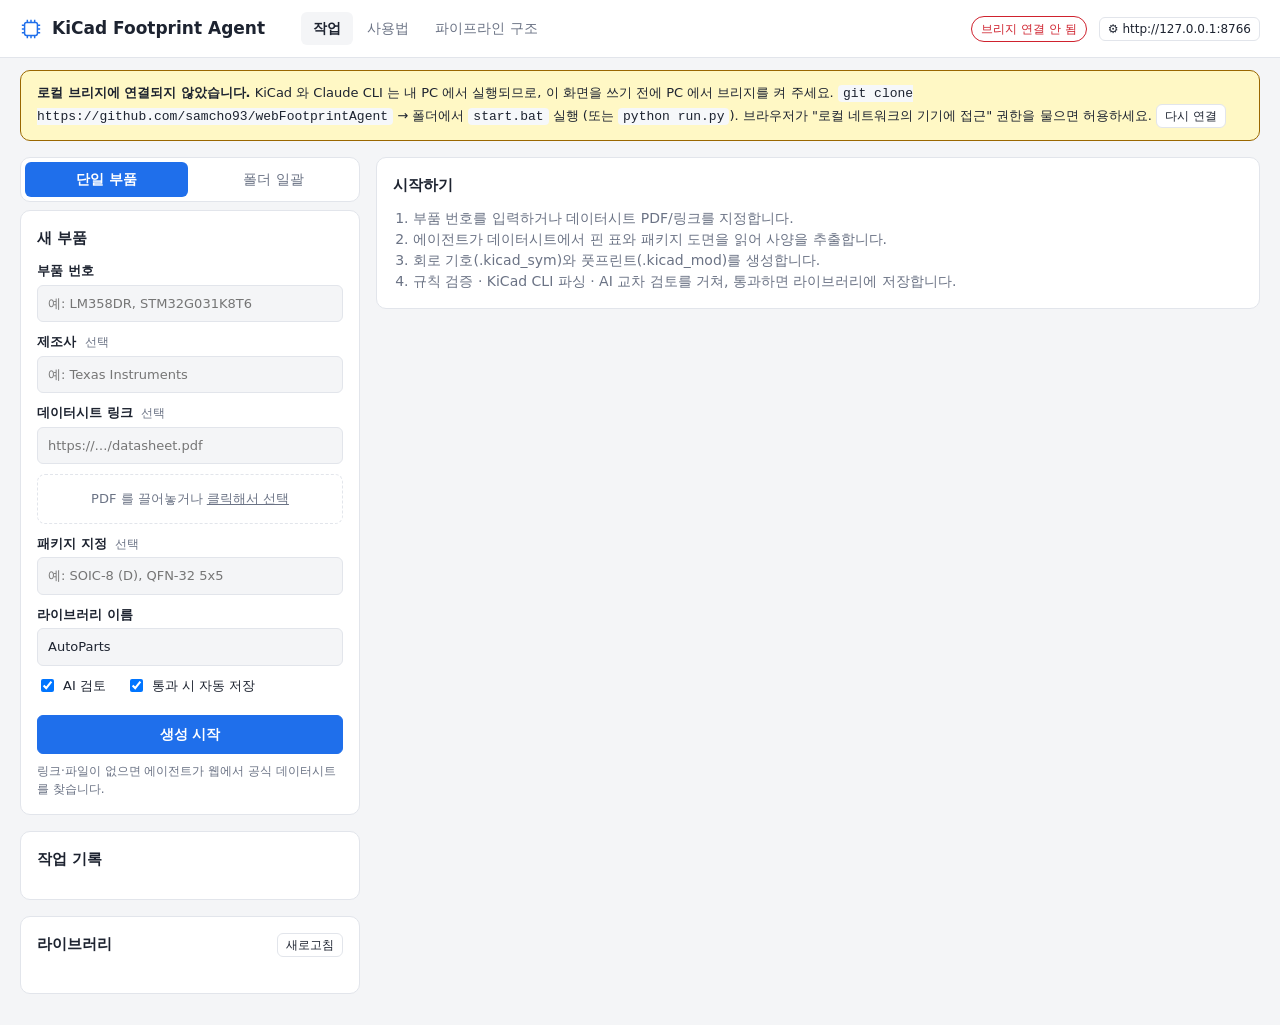
<file: static/index.html>
<!doctype html>
<html lang="ko">
<head>
<meta charset="utf-8">
<meta name="viewport" content="width=device-width, initial-scale=1">
<title>KiCad Footprint Agent</title>
<link rel="stylesheet" href="style.css">
</head>
<body>
<header>
  <div class="brand">
    <svg viewBox="0 0 24 24" width="22" height="22" aria-hidden="true"><rect x="5" y="5" width="14" height="14" rx="2" fill="none" stroke="currentColor" stroke-width="1.6"/><path d="M8 2v3M12 2v3M16 2v3M8 19v3M12 19v3M16 19v3M2 8h3M2 12h3M2 16h3M19 8h3M19 12h3M19 16h3" stroke="currentColor" stroke-width="1.6"/></svg>
    <h1>KiCad Footprint Agent</h1>
  </div>
  <nav class="menu" id="menu">
    <button data-view="work" class="on">작업</button>
    <button data-view="help">사용법</button>
    <button data-view="pipe">파이프라인 구조</button>
  </nav>
  <div id="status" class="chips"></div>
  <button id="bridgeBtn" class="ghost small" type="button" title="로컬 브리지 주소 설정">⚙ <span id="bridgeUrlText"></span></button>
</header>

<div id="bridgeDown" class="banner" hidden>
  <b>로컬 브리지에 연결되지 않았습니다.</b>
  KiCad 와 Claude CLI 는 내 PC 에서 실행되므로, 이 화면을 쓰기 전에 PC 에서 브리지를 켜 주세요.
  <code>git clone https://github.com/samcho93/webFootprintAgent</code> → 폴더에서 <code>start.bat</code> 실행 (또는 <code>python run.py</code>).
  브라우저가 "로컬 네트워크의 기기에 접근" 권한을 물으면 허용하세요.
  <button id="retryBtn" class="small" type="button">다시 연결</button>
</div>
<div id="envWarn" class="banner" hidden></div>

<main id="view-work">
  <aside>
    <nav class="modes-tab">
      <button type="button" data-mode="single" class="on">단일 부품</button>
      <button type="button" data-mode="batch">폴더 일괄</button>
    </nav>
    <form id="form" class="card">
      <h2>새 부품</h2>
      <label>부품 번호 <input name="part_number" placeholder="예: LM358DR, STM32G031K8T6"></label>
      <label>제조사 <span class="opt">선택</span><input name="manufacturer" placeholder="예: Texas Instruments"></label>
      <label>데이터시트 링크 <span class="opt">선택</span><input name="datasheet_url" placeholder="https://…/datasheet.pdf"></label>
      <div id="drop" class="drop">
        <input type="file" name="file" id="file" accept="application/pdf" hidden>
        <span id="dropText">PDF 를 끌어놓거나 <u>클릭해서 선택</u></span>
      </div>
      <label>패키지 지정 <span class="opt">선택</span><input name="package_hint" placeholder="예: SOIC-8 (D), QFN-32 5x5"></label>
      <label>라이브러리 이름 <input name="lib_name" value="AutoParts"></label>
      <div class="row">
        <label class="check"><input type="checkbox" name="ai_review" checked> AI 검토</label>
        <label class="check"><input type="checkbox" name="auto_save" checked> 통과 시 자동 저장</label>
      </div>
      <button type="submit" class="primary">생성 시작</button>
      <p class="hint">링크·파일이 없으면 에이전트가 웹에서 공식 데이터시트를 찾습니다.</p>
    </form>

    <div id="batchForm" class="card" hidden>
      <h2>폴더 일괄 생성</h2>
      <label>데이터시트 폴더
        <div class="inrow"><input id="bFolder" placeholder="예: D:\Datasheets"><button id="bBrowse" type="button" class="ghost">찾아보기</button></div>
      </label>
      <div id="bBrowser" class="browser" hidden></div>
      <div class="row">
        <label class="check"><input type="checkbox" id="bRecursive"> 하위 폴더 포함</label>
        <button id="bScan" type="button" class="ghost">PDF 찾기</button>
      </div>
      <div id="bFiles" class="filelist" hidden></div>
      <label>라이브러리 이름 <input id="bLib" value="AutoParts"></label>
      <div class="row">
        <label class="check"><input type="checkbox" id="bAi" checked> AI 검토</label>
        <label class="check"><input type="checkbox" id="bSave" checked> 통과 시 자동 저장</label>
      </div>
      <div class="row">
        <label class="check"><input type="checkbox" id="bSkip" checked> 이미 저장된 데이터시트 건너뛰기</label>
      </div>
      <div class="row">
        <label class="check">동시 처리
          <select id="bParallel"><option>1</option><option selected>2</option><option>3</option></select></label>
      </div>
      <button id="bStart" type="button" class="primary" disabled>일괄 생성 시작</button>
      <p class="hint">폴더의 PDF 마다 추출 → 생성 → 검증 → AI 검토 → 저장을 차례로 실행합니다. 파일 이름은 부품 번호 단서로만 쓰고, 실제 부품 · 패키지는 데이터시트 내용으로 판단합니다.</p>
    </div>

    <div class="card">
      <h2>작업 기록</h2>
      <ul id="batches" class="list"></ul>
      <ul id="jobs" class="list"></ul>
    </div>
    <div class="card">
      <h2>라이브러리 <button id="refreshLib" class="ghost small" type="button">새로고침</button></h2>
      <ul id="lib" class="list"></ul>
      <p id="libDir" class="hint"></p>
    </div>
  </aside>

  <section id="main">
    <div id="empty" class="card empty">
      <h2>시작하기</h2>
      <ol>
        <li>부품 번호를 입력하거나 데이터시트 PDF/링크를 지정합니다.</li>
        <li>에이전트가 데이터시트에서 핀 표와 패키지 도면을 읽어 사양을 추출합니다.</li>
        <li>회로 기호(.kicad_sym)와 풋프린트(.kicad_mod)를 생성합니다.</li>
        <li>규칙 검증 · KiCad CLI 파싱 · AI 교차 검토를 거쳐, 통과하면 라이브러리에 저장합니다.</li>
      </ol>
    </div>

    <div id="batchView" class="card" hidden>
      <div class="jobhead">
        <div><h2 id="bTitle">폴더 일괄 생성</h2><span id="bState" class="badge"></span></div>
        <div class="actions"><button id="bStop" type="button" class="ghost">중지</button></div>
      </div>
      <p id="bFolderText" class="hint"></p>
      <div class="progress"><div id="bBar"></div></div>
      <div id="bCounts" class="counts"></div>
      <div class="tablewrap"><table id="bTable"></table></div>
      <p class="hint">행을 누르면 그 부품의 결과(미리보기 · 검증 · AI 검토)가 아래에 열립니다.</p>
    </div>

    <div id="jobView" hidden>
      <div class="card">
        <div class="jobhead">
          <div><h2 id="jobTitle">—</h2><span id="jobState" class="badge"></span></div>
          <div class="actions">
            <a id="dlSym" class="ghost btn" href="#">.kicad_sym</a>
            <a id="dlFp" class="ghost btn" href="#">.kicad_mod</a>
            <button id="saveBtn" class="primary" type="button">라이브러리에 저장</button>
          </div>
        </div>
        <ol id="stages" class="stages">
          <li data-s="acquire">자료 확보</li><li data-s="extract">추출</li><li data-s="generate">생성</li>
          <li data-s="verify">검증</li><li data-s="review">AI 검토</li><li data-s="save">저장</li>
        </ol>
        <details id="logBox" open><summary>진행 로그</summary><div id="log" class="log"></div></details>
      </div>

      <div id="resultBox" class="card" hidden>
        <nav class="tabs">
          <button data-tab="preview" class="on">미리보기</button>
          <button data-tab="pins">핀</button>
          <button data-tab="pads">패드</button>
          <button data-tab="checks">검증</button>
          <button data-tab="review">AI 검토</button>
          <button data-tab="edit">사양 편집</button>
        </nav>
        <div data-pane="preview" class="pane on">
          <div class="previews">
            <figure><figcaption>회로 기호 <span id="symName"></span></figcaption><div id="symSvg" class="svgbox"></div></figure>
            <figure><figcaption>풋프린트 <span id="fpName"></span></figcaption><div id="fpSvg" class="svgbox"></div></figure>
          </div>
          <label class="check"><input type="checkbox" id="kicadView"> KiCad CLI 렌더링으로 보기</label>
          <div id="landNotes" class="hint"></div>
        </div>
        <div data-pane="pins" class="pane"><div id="pinsTable" class="tablewrap"></div></div>
        <div data-pane="pads" class="pane"><div id="pkgInfo"></div><div id="padsTable" class="tablewrap"></div></div>
        <div data-pane="checks" class="pane"><ul id="checks" class="checks"></ul><pre id="kicadLog" class="hint"></pre></div>
        <div data-pane="review" class="pane"><div id="review"></div></div>
        <div data-pane="edit" class="pane">
          <p class="hint">추출된 사양(JSON)을 직접 고친 뒤 즉시 재생성하거나 AI 검토를 다시 돌릴 수 있습니다. 단위: mm.</p>
          <textarea id="specEdit" spellcheck="false"></textarea>
          <div class="row">
            <button id="previewBtn" type="button" class="ghost">즉시 재생성 (AI 없이)</button>
            <button id="rerunBtn" type="button" class="primary">재생성 + AI 검토</button>
            <span id="editMsg" class="hint"></span>
          </div>
        </div>
      </div>
    </div>
  </section>
</main>
<main id="view-help" class="doc" hidden>
  <div class="card">
    <h2>사용법 <button type="button" class="ghost small" data-scroll="changelog">개발 · 수정 이력 ↓</button></h2>
    <h3>1. 준비</h3>
    <ul>
      <li><b>Claude 연결 (둘 중 하나)</b>
        <ul>
          <li><b>Claude Code CLI</b> — API 키 없이 사용합니다. <code>npm i -g @anthropic-ai/claude-code</code> 설치 후 터미널에서 <code>claude</code> 를 한 번 실행해 로그인하면, 서버가 <code>claude -p</code> 를 헤드리스로 실행해 데이터시트 읽기(Read)·웹 검색(WebSearch/WebFetch)을 합니다. 상단 칩이 <span class="chip ok">Claude CLI 연결</span> 로 표시됩니다.</li>
          <li><b>Anthropic API 키</b> — 프로젝트 폴더의 <code>.env</code> 에 <code>ANTHROPIC_API_KEY=…</code> 를 넣으면 API 로 직접 호출합니다 (키가 있으면 API 우선). <code>FP_AGENT_BACKEND=cli</code> 로 CLI 를 강제할 수 있습니다.</li>
        </ul></li>
      <li><b>KiCad 9</b> — 설치되어 있으면 <code>kicad-cli</code> 를 자동으로 찾아 생성 파일이 실제로 KiCad 에서 열리는지 검증합니다. 경로가 다르면 <code>KICAD_CLI</code> 환경변수로 지정합니다.</li>
    </ul>
    <h3>2. 부품 만들기 — 세 가지 입력 방법</h3>
    <div class="modes">
      <div><b>① PDF 업로드</b><p>데이터시트 PDF 를 끌어놓습니다. 가장 확실한 방법입니다.</p></div>
      <div><b>② 데이터시트 링크</b><p>PDF 주소(또는 PDF 링크가 있는 페이지)를 붙여넣으면 서버가 내려받습니다.</p></div>
      <div><b>③ 부품 번호만</b><p>링크·파일이 없으면 에이전트가 웹 검색으로 제조사 공식 데이터시트를 찾아 내려받습니다.</p></div>
    </div>
    <ul>
      <li><b>패키지 지정</b> — 한 데이터시트에 여러 패키지(SOIC/TSSOP/QFN 등)가 있으면 원하는 것을 적어 주세요. 비우면 부품 번호의 주문 코드로 판단합니다.</li>
      <li><b>AI 검토</b> — 끄면 추출 결과로 바로 생성·규칙 검증만 합니다 (빠르지만 교차 검토 없음).</li>
      <li><b>통과 시 자동 저장</b> — 규칙 검증 · KiCad 파싱 · AI 검토를 모두 통과하면 라이브러리에 바로 저장합니다.</li>
    </ul>
    <h3>2-1. 폴더 일괄 생성</h3>
    <p>데이터시트 PDF 가 모여 있는 폴더를 지정해 한 번에 만듭니다. 왼쪽 위 <b>폴더 일괄</b> 을 누르세요.</p>
    <ol>
      <li><b>폴더 지정</b> — 경로를 붙여넣거나 <b>찾아보기</b> 로 내 PC 의 폴더를 고릅니다 (브리지가 이 PC 의 폴더 목록을 보여 줍니다). 필요하면 <b>하위 폴더 포함</b>.</li>
      <li><b>PDF 찾기</b> — 폴더의 PDF 목록이 나옵니다. 이미 라이브러리에 저장된 데이터시트(파일 내용 SHA-1 이 같은 것)는 초록 표시와 함께 선택이 풀려 있습니다. 만들 파일만 체크합니다.</li>
      <li><b>옵션</b> — 라이브러리 이름, AI 검토, 통과 시 자동 저장, 이미 저장된 데이터시트 건너뛰기, <b>동시 처리</b>(1~3개, Claude 사용량과 PC 성능에 맞춰 조절).</li>
      <li><b>일괄 생성 시작</b> — 오른쪽 진행 표에서 파일별 단계 · 결과(저장됨 / 검토 필요 / 실패 / 건너뜀)를 봅니다. 행을 누르면 그 부품의 미리보기 · 검증 · AI 검토가 아래에 열리고, 검토 필요 항목은 거기서 고쳐 저장합니다.</li>
      <li><b>중지</b> — 진행 중인 파일은 끝까지 처리하고 남은 파일은 건너뜁니다.</li>
    </ol>
    <p class="hint">파일 이름은 부품 번호 단서로만 쓰고, 실제 부품 · 패키지는 데이터시트 내용으로 판단합니다. 한 데이터시트에 여러 부품 · 패키지가 있으면 대표 하나만 만들므로, 다른 변형은 단일 부품 모드에서 <b>패키지 지정</b> 으로 추가하세요.</p>
    <h3>3. 결과 확인</h3>
    <table class="plain">
      <tr><th>탭</th><th>내용</th></tr>
      <tr><td>미리보기</td><td>회로 기호와 풋프린트(패드 번호·1번 핀 표시·코트야드 포함). 체크박스로 KiCad CLI 렌더링과 비교할 수 있습니다.</td></tr>
      <tr><td>핀</td><td>핀 번호 · 이름 · 전기적 타입 · 그룹</td></tr>
      <tr><td>패드</td><td>패키지 치수 요약과 패드 좌표표 (원점 = 패키지 중심, Y 아래쪽 +, mm)</td></tr>
      <tr><td>검증</td><td>규칙 검증 항목별 결과와 kicad-cli 로그</td></tr>
      <tr><td>AI 검토</td><td>회차별 검토 판정, 지적 사항, 데이터시트 근거 페이지</td></tr>
      <tr><td>사양 편집</td><td>추출된 사양 JSON 을 고쳐 <b>즉시 재생성</b>(AI 없이) 하거나 <b>재생성 + AI 검토</b> 를 다시 돌립니다.</td></tr>
    </table>
    <h3>4. 저장과 KiCad 에서 사용</h3>
    <ul>
      <li>상태가 <span class="badge passed">검증 통과</span> 이면 저장 버튼으로, <span class="badge needs_review">검토 필요</span> 이면 내용을 확인한 뒤 강제 저장합니다.</li>
      <li>저장 위치: <code>library/&lt;라이브러리&gt;.kicad_sym</code>, <code>library/&lt;라이브러리&gt;.pretty/*.kicad_mod</code>, 근거 기록 <code>library/specs/*.json</code>, 데이터시트 사본 <code>library/datasheets/</code>.</li>
      <li>KiCad → <i>환경설정 → 심볼/풋프린트 라이브러리 관리</i> 에서 위 파일을 추가하거나, 함께 생성되는 <code>sym-lib-table</code> / <code>fp-lib-table</code> 항목을 복사해 사용합니다. 심볼의 Footprint 필드는 <code>&lt;라이브러리&gt;:&lt;풋프린트&gt;</code> 로 미리 연결되어 있습니다.</li>
    </ul>
    <h3>5. Claude 없이 쓰기</h3>
    <p><code>examples/</code> 폴더의 JSON 처럼 사양을 직접 작성해 사양 편집 탭에 붙여넣고 <b>즉시 재생성</b> 하면 생성 · 규칙 검증 · KiCad 검증까지 동작합니다.</p>
    <h3>주의</h3>
    <p class="hint">자동 생성 결과는 반드시 데이터시트와 대조해 확인한 뒤 실제 보드에 사용하세요. 특히 1번 핀 위치, 패드 번호 방향, 노출 패드(EP) 번호, 다이오드 극성은 검증 통과 후에도 눈으로 확인하는 것을 권장합니다.</p>
  </div>
  <div class="card changelog" id="changelog">
    <h2>개발 · 수정 이력 <button type="button" class="ghost small" data-scroll="view-help">맨 위로 ↑</button></h2>
    <!--CHANGELOG:START-->
<p>KiCad Footprint Agent — 데이터시트에서 KiCad 회로 기호 · 풋프린트를 자동으로 만드는 웹 에이전트. 날짜는 KST. 커밋 해시는 GitHub <a href="https://github.com/samcho93/webFootprintAgent" target="_blank" rel="noopener">samcho93/webFootprintAgent</a> 기준이며, 첫 커밋(c72b6de) 전의 개발 과정은 단계별로 정리했다.</p>
<table class="plain"><tr><th>버전</th><th>날짜</th><th>요약</th><th>커밋</th></tr><tr><td>0.4.2</td><td>2026-10-15</td><td>다른 PC 에서 실행할 때의 환경 점검</td><td>—</td></tr><tr><td>0.4.1</td><td>2026-10-15</td><td>사용법 메뉴에 개발 · 수정 이력 표시</td><td>d0375a3</td></tr><tr><td>0.4.0</td><td>2026-10-15</td><td>폴더 일괄 생성</td><td>96bb45d</td></tr><tr><td>0.3.1</td><td>2026-10-15</td><td><code>?job=&lt;id&gt;</code> 로 결과 바로 열기</td><td>2be6411</td></tr><tr><td>0.3.0</td><td>2026-10-15</td><td>irodmas.com 배포 (정적 화면 + 로컬 브리지)</td><td>c72b6de</td></tr><tr><td>0.2.0</td><td>2026-10-15</td><td>API 키 없이 Claude Code CLI 로 동작</td><td>c72b6de</td></tr><tr><td>0.1.0</td><td>2026-10-15</td><td>초기 개발</td><td>c72b6de</td></tr></table>
<details class="ver" open><summary>0.4.2 — 다른 PC 에서 실행할 때의 환경 점검</summary>
<p><b>요청</b>: PCB Agent 와 Footprint Agent 를 다른 PC 에서 실행할 때 문제되는 점을 점검하고 보완.</p>
<h4>추가</h4>
<ul>
<li><b>KiCad 탐색 · 버전 확인</b>: <code>C:~H:\Program Files\KiCad\&lt;버전&gt;</code>, 사용자별 설치(<code>%LOCALAPPDATA%\Programs\KiCad</code>), PATH 까지 찾고 버전을 숫자로 비교해 가장 높은 것을 쓴다 (PCB Agent 와 같은 위치). <code>kicad-cli version</code> 으로 버전을 읽어 <b>KiCad 9 미만이면 쓰지 않음</b>.</li>
<li>KiCad 가 없거나 오래되었으면 KiCad 검증을 <b>생략</b>하고 검증 탭에 <code>kicad.skip</code> 경고로 표시 (이전에는 kicad-cli 를 못 찾아도 아무 표시 없이 통과).</li>
<li><b>Claude CLI 점검</b>: 설치 · <code>--json-schema</code> 지원(<code>--help</code> 로 확인) · 로그인(<code>claude auth status</code>). 문제가 있으면 작업 시작 전에 한국어 안내.</li>
<li><b>브리지 버전</b>: <code>/api/status</code> 에 <code>version</code>, 화면의 <code>PAGE_VERSION</code> 과 비교해 브리지가 오래되면 <code>git pull</code> 안내 배너.</li>
<li>화면 위 환경 경고 배너(KiCad · Claude · 브리지 버전)와 「다시 확인」, 상단 칩에 KiCad 버전 · 브리지 버전 표시.</li>
<li>점검은 시작할 때 백그라운드로 미리 하고 5분 캐시 — <code>/api/status</code> 가 막히지 않는다 (<code>kicad-cli version</code> 첫 실행 약 14초).</li>
<li><code>run.py</code>: Python 3.10 미만 · 패키지 누락이면 고치는 방법(설치할 Python 경로 포함)을 출력. <code>start.bat</code>: <code>python</code> 이 3.10 미만이면 <code>py -3</code> 사용.</li>
<li>README 「다른 PC 에서 실행」 절, 테스트 <code>tests/test_env_checks.py</code> (버전 일치, KiCad 8 이면 검증 생략).</li>
</ul>
<h4>수정</h4>
<ul>
<li><code>start.bat</code> 을 ASCII 로만 작성 — cmd 가 UTF-8 한글 줄 뒤의 줄을 잘못 읽어 Python 을 찾지 못하던 문제.</li>
<li>0.2.0 때의 설명 정정: <code>~/.local/bin</code> 의 2.1.63 도 <code>--json-schema</code> 를 지원한다. 그래서 버전 번호 대신 <code>--help</code> 로 지원 여부를 확인한다.</li>
</ul>
</details>
<details class="ver"><summary>0.4.1 — 사용법 메뉴에 개발 · 수정 이력 표시</summary>
<p><b>요청</b>: 개발 · 수정 이력을 사용법 메뉴에 추가.</p>
<ul>
<li>「사용법」 페이지 아래에 <b>개발 · 수정 이력</b> 카드 추가 — 버전별 접기(최신 버전만 펼침), 머리의 「개발 · 수정 이력 ↓」 · 「맨 위로 ↑」 이동 버튼.</li>
<li>원본은 <code>CHANGELOG.md</code> 하나. irodmas.com 은 <code>static/</code> 만 복사하므로 <code>tools/sync_changelog.py</code> 가 Markdown 을 HTML 로 바꿔 <code>static/index.html</code> 의 표시 사이에 넣는다.</li>
<li><code>tests/test_changelog.py</code>: CHANGELOG.md 를 고치고 반영을 잊으면 실패.</li>
</ul>
</details>
<details class="ver"><summary>0.4.0 — 폴더 일괄 생성 (96bb45d)</summary>
<p><b>요청</b>: 폴더를 지정해 저장되어 있는 데이터시트들의 풋프린트를 한 번에 만들기.</p>
<h4>추가</h4>
<ul>
<li>화면 왼쪽 위 <b>단일 부품 / 폴더 일괄</b> 전환. 폴더 경로 입력 또는 <b>찾아보기</b>(브리지가 이 PC 의 드라이브 · 폴더 목록 제공), 하위 폴더 포함.</li>
<li><b>PDF 찾기</b>: PDF 목록과 크기, 이미 라이브러리에 있는 데이터시트 표시(파일 SHA-1 비교) — 기본으로 선택 해제.</li>
<li>일괄 큐: 동시 처리 1~3개, 이미 저장된 데이터시트 건너뛰기, <b>중지</b>(진행 중인 파일은 끝까지 처리).</li>
<li>진행 표: 파일별 단계 · 결과(저장됨 / 검토 필요 / 실패 / 건너뜀), 행을 누르면 해당 부품 결과가 아래에 열림. 작업 기록에 일괄 작업 표시. <code>?batch=&lt;id&gt;</code> 로 진행 표 바로 열기.</li>
<li>추출 프롬프트에 파일 이름을 부품 번호 <b>단서</b>로 전달 (문헌 번호 등 임의 이름일 수 있으므로 데이터시트로 확인될 때만 사용).</li>
<li>저장 기록(<code>library/specs/*.json</code>)에 <code>datasheet_sha1</code> 추가. 이전 저장분은 <code>library/datasheets/*.pdf</code> 의 해시로 인식.</li>
<li>API: <code>GET /api/fs/dirs</code>, <code>POST /api/batch/scan</code>, <code>POST /api/batch</code>, <code>GET /api/batch/{id}</code>, <code>POST /api/batch/{id}/stop</code>, <code>GET /api/batches</code>.</li>
</ul>
<h4>수정</h4>
<ul>
<li>여러 작업이 같은 심볼 라이브러리를 동시에 병합하지 않도록 저장을 잠금으로 직렬화.</li>
<li>드라이브 목록이 7초 걸리던 문제(네트워크 드라이브 접근) → <code>GetLogicalDrives</code> 비트마스크로 즉시 표시.</li>
<li>패드 피치 검사 오경고: SOT-23-5(3+2 배치)처럼 빈 자리가 있는 패키지에서 경고 → <b>가장 가까운 패드 간격</b>이 피치와 같은지로 판단.</li>
<li>라이브러리 목록의 긴 이름이 가로 스크롤을 만들던 문제.</li>
</ul>
<h4>검증</h4>
<ul>
<li>실제 TI 데이터시트 3개 폴더, 동시 2: LM358DR 건너뜀(이미 저장), <b>SN74LVC1G14DBVR</b>(SOT-23-5, 1 NC · 2 A · 3 GND · 4 Y · 5 VCC) · <b>TPS62130RGT</b>(VQFN-16 3×3 + EP 17) 모두 AI 검토 통과 · 저장. 핀 대응은 데이터시트 핀 표와 일치.</li>
<li>예제 6종 회귀 테스트 통과.</li>
</ul>
</details>
<details class="ver"><summary>0.3.1 — 결과 바로 열기 (2be6411)</summary>
<ul>
<li><code>?job=&lt;id&gt;</code> 로 특정 작업 결과를 바로 연다 (대문 캡처 · 공유용).</li>
<li>메뉴 전환 때 주소의 쿼리 문자열이 지워지던 문제 수정.</li>
</ul>
</details>
<details class="ver"><summary>0.3.0 — irodmas.com 배포 (c72b6de)</summary>
<p><b>요청</b>: irodmas.com 에 배포.</p>
<p>irodmas.com 은 정적 파일만 서비스하므로 webCadAgent 와 같은 구조로 바꿨다 — 웹 화면은 irodmas.com, KiCad · Claude 는 사용자 PC 의 로컬 브리지에서 실행.</p>
<ul>
<li>로컬 브리지 <code>run.py</code> / <code>start.bat</code> (기본 <code>127.0.0.1:8766</code>, <code>--port</code>, <code>--no-open</code>).</li>
<li>보안: 허용된 Origin(irodmas.com · www · samcho93.github.io · localhost)만 응답, 로컬 Host 만 처리(DNS 리바인딩 방지), Chrome 사설망 접근(<code>Access-Control-Allow-Private-Network</code>) 헤더.</li>
<li>웹 화면: 브리지 주소 자동 선택(로컬은 같은 주소, 외부는 저장된 브리지 주소) · ⚙ 로 변경, 연결 안 됨 안내 배너, 정적 경로를 상대 경로로.</li>
<li>GitHub 저장소 생성(공개, MIT) · GitHub Pages 켬, 루트 <code>index.html</code> → <code>static/</code> 이동.</li>
<li>SamStudy 허브 등록 <a href="https://github.com/samcho93/SamStudy/pull/89" target="_blank" rel="noopener">samcho93/SamStudy#89</a>: Tools 카드(<code>webfootprintagent</code>, <code>root: static</code>) · 소개 글 · 960×600 대문 캡처. 허브 빌드(<code>build.mjs</code>)와 빌드 결과에서 브리지 연결 확인 후 머지.</li>
<li>남은 일(관리자): 「강좌 다시 가져오기」, 강좌 탭에서 공개 · 무료/유료 · 속성 지정.</li>
</ul>
</details>
<details class="ver"><summary>0.2.0 — Claude Code CLI 연동 (c72b6de)</summary>
<p><b>요청</b>: API 키 없이 Claude CLI 로 webCadAgent 처럼 사용.</p>
<ul>
<li><code>app/agents/claude_cli.py</code>: 로그인된 <code>claude</code> CLI 를 헤드리스로 실행 (<code>claude -p --output-format stream-json --json-schema …</code>). PDF 는 임시 폴더에 두고 Read 도구로 읽기, 검색은 WebSearch · WebFetch, 결과는 <code>structured_output</code>.</li>
<li>백엔드 자동 선택: <code>ANTHROPIC_API_KEY</code> 가 있으면 API, 없으면 CLI. <code>FP_AGENT_BACKEND=api|cli</code> 로 강제.</li>
<li>서버가 시작할 때 프로젝트 <code>.env</code> 를 직접 읽음. 상단 칩에 「Claude CLI 연결」 표시.</li>
<li>CLI 탐색은 셸과 같은 PATH 순서 (<code>~/.local/bin</code> 의 오래된 2.1.63 대신 npm 의 2.1.287 사용).</li>
</ul>
<h4>수정</h4>
<ul>
<li><b>구조화 출력 스키마 버그</b>: 스키마 변환이 <code>title</code> 키를 모두 지워 <code>title</code> 이라는 실제 필드까지 사라짐 → 데이터시트 검색이 실패. 속성 이름 맵은 건드리지 않도록 고침 (API 경로에도 같은 영향이 있었음).</li>
<li>패드 사이에 짧은 실크 조각이 남던 문제 → 외곽 모서리에 이어진 실크만 남김.</li>
</ul>
<h4>검증</h4>
<ul>
<li><b>LM358DR</b> 전체 파이프라인(API 키 없음, 약 2.3분): TI 공식 데이터시트 검색 → 68쪽 중 24쪽 선택 → SOIC-8(D0008A) 추출, 핀 1~8 TI 핀 표와 일치, 패드는 TI 권장 랜드 패턴(1.55×0.6 mm, 열 간격 5.4 mm) 그대로 → 규칙 검증 0 오류 · kicad-cli 통과 · AI 검토 pass → 자동 저장.</li>
</ul>
</details>
<details class="ver"><summary>0.1.0 — 초기 개발 (c72b6de)</summary>
<p><b>요청</b>: 데이터시트를 열거나 링크로 연결해 핀 · 풋프린트 정보를 인식하여 KiCad 회로 기호 · 풋프린트를 자동 제작. 데이터시트가 없으면 에이전트가 찾아서 제작 → 검토 → 검증 → 저장.</p>
<h4>구성</h4>
<ul>
<li><b>데이터 모델</b> (<code>app/models.py</code>): 모든 단계가 주고받는 <code>PartSpec</code>(핀, 패키지 치수, 랜드 패턴, 근거 페이지), 검토 결과, 검색 결과.</li>
<li><b>KiCad 9 생성기</b></li>
<ul>
<li>회로 기호(<code>symbol.py</code>): 전원 위 · GND 아래 · 입력 왼쪽 · 출력 오른쪽 자동 배치, 100 mil 격자, 기능 그룹 정렬, Footprint · Datasheet 필드 연결.</li>
<li>풋프린트(<code>footprint.py</code>): 패키지 유형 9종(걸윙 2열/4면, 노리드 2열/4면, 칩 2단자, DIP, 핀 헤더, BGA, 좌표 직접 지정). 데이터시트 권장 랜드 패턴 우선, 없으면 IPC-7351B Nominal 근사식. EP 페이스트 분할, 실크(패드 회피) · 팹(1번 핀 모따기) · 코트야드.</li>
<li>라이브러리 저장(<code>library.py</code>): 심볼 라이브러리 병합(같은 이름 교체), <code>.pretty</code>, 사양 · 검증 · 검토 기록 JSON, 데이터시트 사본, <code>sym-lib-table</code> · <code>fp-lib-table</code>.</li>
</ul>
<li><b>검증</b> (<code>verify.py</code>): 핀 번호 중복, 격자, 심볼 ↔ 패드 1:1 대응, 패드 겹침 · 간격, 피치, 코트야드 포함, 애뉼러 링, 치수 상식 검사 + <code>kicad-cli</code> 로 실제 파싱 · 렌더링.</li>
<li><b>Claude 에이전트</b>: 데이터시트 웹 검색(<code>finder.py</code>), 추출 · 독립 검토(<code>extractor.py</code>), 호출 래퍼(<code>llm.py</code> — 스트리밍, JSON 스키마 출력, 거절 시 대체 모델). 검토에서 오류가 나오면 수정 사양으로 재생성(최대 2회), 끝까지 통과하지 못하면 「검토 필요」.</li>
<li><b>데이터시트 처리</b> (<code>datasheet.py</code>): 다운로드(HTML 이면 PDF 링크 추적), 키워드 점수로 관련 페이지 최대 24쪽 선택.</li>
<li><b>웹 화면</b> (FastAPI + 바닐라 JS, 한국어): 입력 폼(부품 번호 · 링크 · PDF 끌어놓기 · 패키지 지정), 단계 표시 · 진행 로그, 결과 탭(미리보기 · 핀 · 패드 · 검증 · AI 검토 · 사양 편집), 저장 · 강제 저장 · 다운로드, 작업 기록 · 라이브러리 목록.</li>
<li><b>메뉴</b>: 「사용법」, 「파이프라인 구조」 페이지 (개발 중 요청으로 추가).</li>
</ul>
<h4>개발 중 수정</h4>
<ul>
<li>QFN 코너 패드 1–16 이 맞닿음(간격 0 mm) → 측면 패드 안쪽 끝을 잘라 코너 간섭 방지, 노리드 heel 0 으로 조정 (KiCad 기본 QFN-16 3×3 과 거의 같은 패드).</li>
<li>EP 축소 판정의 부동소수점 오차로 「1.7→1.7 축소」 메모가 나오던 문제.</li>
<li><code>kicad-cli</code> 출력의 cp949 디코딩 오류(한글 Windows) → UTF-8 로 읽기.</li>
<li><code>kicad-cli sym export svg</code> 가 필드 위치를 잘못 그려 미리보기를 자체 SVG 렌더러(<code>preview.py</code>, 핀 · 패드 번호 · 1번 핀 표시)로 교체하고, KiCad 렌더링은 체크박스로 비교.</li>
<li><code>hidden</code> 속성이 grid 레이아웃에 덮여 메뉴 페이지가 겹치던 문제, 파이프라인 흐름도 줄바꿈.</li>
<li>API 키가 없을 때 원시 예외 대신 한국어 안내 메시지.</li>
</ul>
<h4>취소된 요청</h4>
<ul>
<li>「추가 사항」 입력 창과 「외곽 고정 홀」(홀 크기 · 외곽 간격 지정, 없으면 자동 추가) — 요청 후 취소되어 구현하지 않음.</li>
</ul>
<h4>검증</h4>
<ul>
<li>예제 6종(SOIC-8, QFN-16+EP, SOT-23-3, 0603, DIP-8, BGA) 생성 → 규칙 검증 오류 0 → <code>kicad-cli</code> 파싱 · 렌더링 통과 (<code>tests/test_generators.py</code>).</li>
<li>같은 라이브러리에 7번 저장 → 심볼 6개로 병합(중복 교체), 병합된 라이브러리 KiCad 에서 열림.</li>
</ul>
</details>
<details class="ver"><summary>알려진 제한</summary>
<ul>
<li>한 데이터시트에서 대표 부품 · 패키지 하나만 만든다 (다른 변형은 단일 부품 모드의 「패키지 지정」으로 추가).</li>
<li>심볼은 단일 유닛 (듀얼 옵앰프 등 다중 유닛 분리는 하지 않음).</li>
<li><code>kicad-cli</code> 검증이 호출당 10~40초 걸려 부품 하나에 AI 단계 외 약 1분이 더 든다.</li>
<li>3D 모델은 연결하지 않는다.</li>
<li>자동 생성 결과는 실제 보드에 쓰기 전에 1번 핀 위치 · 패드 번호 방향 · EP 번호 · 극성을 데이터시트와 대조해야 한다.</li>
</ul>
</details>
<!--CHANGELOG:END-->
  </div>
</main>

<main id="view-pipe" class="doc" hidden>
  <div class="card">
    <h2>에이전트 파이프라인 구조</h2>
    <p class="hint">AI 단계(보라)는 Claude 가, 결정론적 단계(초록)는 코드가 수행합니다. 모든 단계는 하나의 <b>PartSpec</b>(부품 사양 JSON)을 주고받습니다.</p>
    <div class="flow">
      <div class="node io"><b>입력</b><span>PDF · 링크 · 부품 번호</span></div>
      <div class="arrow">→</div>
      <div class="node ai"><b>① 자료 확보</b><span>업로드/다운로드<br>없으면 웹 검색 에이전트</span></div>
      <div class="arrow">→</div>
      <div class="node code"><b>② 페이지 선별</b><span>핀 표·패키지 도면·<br>권장 랜드 패턴 페이지</span></div>
      <div class="arrow">→</div>
      <div class="node ai"><b>③ 추출</b><span>핀 · 패키지 치수 →<br>PartSpec</span></div>
      <div class="arrow">→</div>
      <div class="node code"><b>④ 생성</b><span>.kicad_sym<br>.kicad_mod (IPC-7351)</span></div>
      <div class="arrow">→</div>
      <div class="node code"><b>⑤ 검증</b><span>규칙 검사 +<br>kicad-cli 파싱</span></div>
      <div class="arrow">→</div>
      <div class="node ai"><b>⑥ AI 검토</b><span>데이터시트와<br>교차 대조</span></div>
      <div class="arrow">→</div>
      <div class="node io"><b>⑦ 저장</b><span>라이브러리 +<br>근거 기록</span></div>
    </div>
    <p class="loopnote">↺ ⑥ 에서 오류가 발견되면 검토 에이전트의 수정 사양으로 ④ → ⑤ → ⑥ 을 다시 수행합니다 (기본 최대 2회). 끝까지 통과하지 못하면 <span class="badge needs_review">검토 필요</span> 상태로 사람에게 넘깁니다.</p>

    <table class="plain">
      <tr><th>단계</th><th>수행</th><th>하는 일</th><th>산출물</th></tr>
      <tr><td>① 자료 확보</td><td>코드 / Claude (web_search·web_fetch)</td><td>업로드 PDF 사용, 링크 다운로드(HTML 이면 PDF 링크 추적). 둘 다 없으면 제조사 공식 사이트 우선으로 후보 URL 을 찾고 차례로 내려받기 시도</td><td>datasheet.pdf</td></tr>
      <tr><td>② 페이지 선별</td><td>코드 (PyMuPDF)</td><td>키워드 점수(pin description, package outline, land pattern…)로 최대 24쪽 선택, 표지·마지막 도면 페이지 보강</td><td>부분 PDF + 원본 페이지 번호</td></tr>
      <tr><td>③ 추출</td><td>Claude (구조화 출력)</td><td>주문 코드에 맞는 패키지 선택, 핀 번호·이름·전기적 타입, 치수 min/max, 권장 랜드 패턴(있으면 패드 좌표), 근거 페이지 기록</td><td>PartSpec JSON</td></tr>
      <tr><td>④ 생성</td><td>코드</td><td>심볼: 전원 위/GND 아래/입력 왼쪽/출력 오른쪽 자동 배치, 100 mil 격자. 풋프린트: 패키지 유형별 IPC-7351B Nominal 계산, 코너 간섭·EP 간격 자동 보정, EP 페이스트 분할, 실크/팹/코트야드</td><td>.kicad_sym, .kicad_mod</td></tr>
      <tr><td>⑤ 검증</td><td>코드 + kicad-cli</td><td>핀 번호 중복, 심볼↔패드 1:1 대응, 패드 겹침/간격, 피치 일치, 코트야드 포함, 애뉼러 링, 치수 상식 검사, KiCad 파싱·렌더링</td><td>검증 리포트</td></tr>
      <tr><td>⑥ AI 검토</td><td>Claude (독립 검토자)</td><td>“틀렸다고 가정하고” 데이터시트와 항목별 대조. 오류가 있으면 수정된 전체 사양 제시</td><td>판정 · 지적 사항 · 수정 사양</td></tr>
      <tr><td>⑦ 저장</td><td>코드</td><td>심볼 라이브러리에 병합(같은 이름 교체), 풋프린트 파일, 사양·검증·검토 기록 JSON(데이터시트 SHA-1 포함), 데이터시트 사본, lib-table 생성</td><td>library/</td></tr>
      <tr><td>폴더 일괄</td><td>코드</td><td>폴더의 PDF 를 큐에 넣고 동시 처리 수만큼 ①~⑦ 을 반복. 데이터시트 SHA-1 로 이미 저장된 파일은 건너뛰고, 라이브러리 병합은 잠금으로 한 번에 하나씩 기록</td><td>파일별 결과 표</td></tr>
    </table>

    <h3>구성 파일</h3>
    <table class="plain">
      <tr><td><code>app/pipeline.py</code></td><td>작업 관리와 단계 오케스트레이션 (검토 반복 루프, 폴더 일괄 큐 포함)</td></tr>
      <tr><td><code>app/agents/finder.py</code></td><td>데이터시트 웹 검색 에이전트</td></tr>
      <tr><td><code>app/agents/extractor.py</code></td><td>추출 · 검토 에이전트 프롬프트</td></tr>
      <tr><td><code>app/agents/llm.py</code></td><td>Claude 호출 — API(스트리밍, JSON 스키마 출력, 거절 시 대체 모델) 또는 CLI 백엔드 선택</td></tr>
      <tr><td><code>app/agents/claude_cli.py</code></td><td>Claude Code CLI 헤드리스 실행 (<code>claude -p --json-schema</code>, API 키 불필요)</td></tr>
      <tr><td><code>app/datasheet.py</code></td><td>다운로드, 관련 페이지 선별</td></tr>
      <tr><td><code>app/kicad/symbol.py</code> · <code>footprint.py</code></td><td>KiCad 9 형식 생성기</td></tr>
      <tr><td><code>app/kicad/verify.py</code> · <code>preview.py</code> · <code>library.py</code></td><td>검증 · 미리보기 · 저장</td></tr>
    </table>
  </div>
</main>
<script src="app.js"></script>
</body>
</html>
</file>
<file: static/style.css>
:root {
  --bg: #f4f5f7; --panel: #ffffff; --ink: #1d2330; --muted: #6b7385; --line: #e2e5eb;
  --accent: #1f6feb; --accent-ink: #ffffff; --ok: #1a7f37; --warn: #9a6700; --err: #cf222e;
  --ok-bg: #dafbe1; --warn-bg: #fff8c5; --err-bg: #ffebe9; --code: #f6f8fa; --svg-bg: #fbfbf8;
}
@media (prefers-color-scheme: dark) {
  :root {
    --bg: #0f1218; --panel: #171b23; --ink: #e6e9ef; --muted: #8b93a5; --line: #2a303c;
    --accent: #4c8dff; --ok: #3fb950; --warn: #d29922; --err: #f85149;
    --ok-bg: #12261a; --warn-bg: #2a2310; --err-bg: #2d1416; --code: #11151c; --svg-bg: #f3f3ee;
  }
}
* { box-sizing: border-box; }
[hidden] { display: none !important; }
body { margin: 0; background: var(--bg); color: var(--ink); font: 14px/1.5 "Pretendard", "Malgun Gothic", system-ui, sans-serif; }
header { display: flex; justify-content: space-between; align-items: center; padding: 12px 20px; border-bottom: 1px solid var(--line); background: var(--panel); position: sticky; top: 0; z-index: 2; gap: 12px; flex-wrap: wrap; }
.brand { display: flex; gap: 10px; align-items: center; color: var(--accent); }
h1 { font-size: 17px; margin: 0; color: var(--ink); }
h2 { font-size: 15px; margin: 0 0 12px; display: flex; justify-content: space-between; align-items: center; gap: 8px; }
main { display: grid; grid-template-columns: 340px 1fr; gap: 16px; padding: 16px 20px; max-width: 1600px; margin: 0 auto; }
@media (max-width: 900px) { main { grid-template-columns: 1fr; padding: 12px 16px; } }
.card { background: var(--panel); border: 1px solid var(--line); border-radius: 10px; padding: 16px; margin-bottom: 16px; min-width: 0; }
label { display: block; margin-bottom: 10px; font-weight: 600; font-size: 13px; }
.opt { color: var(--muted); font-weight: 400; font-size: 12px; margin-left: 4px; }
input[type=text], input:not([type]), textarea { width: 100%; margin-top: 4px; padding: 8px 10px; border: 1px solid var(--line); border-radius: 6px; background: var(--bg); color: var(--ink); font: inherit; font-weight: 400; }
input:focus, textarea:focus { outline: 2px solid var(--accent); outline-offset: -1px; }
.check { display: inline-flex; gap: 6px; align-items: center; font-weight: 400; margin-right: 12px; }
.row { display: flex; gap: 8px; align-items: center; flex-wrap: wrap; margin-bottom: 10px; }
button, .btn { border: 1px solid var(--line); background: var(--panel); color: var(--ink); padding: 8px 14px; border-radius: 6px; cursor: pointer; font: inherit; text-decoration: none; display: inline-block; }
button.primary { background: var(--accent); color: var(--accent-ink); border-color: var(--accent); font-weight: 600; }
form button.primary { width: 100%; }
button:disabled { opacity: .5; cursor: default; }
.ghost:hover { border-color: var(--accent); color: var(--accent); }
.small { padding: 2px 8px; font-size: 12px; font-weight: 400; }
.hint { color: var(--muted); font-size: 12px; margin: 8px 0 0; white-space: pre-wrap; }
.drop { border: 1.5px dashed var(--line); border-radius: 8px; padding: 14px; text-align: center; color: var(--muted); cursor: pointer; margin-bottom: 10px; font-size: 13px; }
.drop.over, .drop.has { border-color: var(--accent); color: var(--accent); }
.chips { display: flex; gap: 6px; flex-wrap: wrap; }
.chip { font-size: 12px; padding: 3px 9px; border-radius: 99px; border: 1px solid var(--line); color: var(--muted); }
.chip.ok { color: var(--ok); border-color: var(--ok); } .chip.bad { color: var(--err); border-color: var(--err); }
.list { list-style: none; margin: 0; padding: 0; max-height: 260px; overflow: auto; }
.list li { padding: 7px 8px; border-radius: 6px; cursor: pointer; display: flex; justify-content: space-between; gap: 8px; font-size: 13px; }
.list li:hover, .list li.sel { background: var(--bg); }
.list .sub { color: var(--muted); font-size: 12px; overflow: hidden; text-overflow: ellipsis; white-space: nowrap; }
.badge { font-size: 12px; padding: 2px 9px; border-radius: 99px; background: var(--bg); color: var(--muted); margin-left: 8px; white-space: nowrap; }
.badge.passed, .badge.saved { background: var(--ok-bg); color: var(--ok); }
.badge.needs_review { background: var(--warn-bg); color: var(--warn); }
.badge.failed { background: var(--err-bg); color: var(--err); }
.badge.running, .badge.queued { background: var(--bg); color: var(--accent); }
.jobhead { display: flex; justify-content: space-between; align-items: flex-start; gap: 12px; flex-wrap: wrap; }
.jobhead h2 { display: inline; }
.actions { display: flex; gap: 8px; flex-wrap: wrap; }
.stages { display: flex; list-style: none; padding: 0; margin: 14px 0; gap: 4px; counter-reset: s; flex-wrap: wrap; }
.stages li { flex: 1; min-width: 80px; text-align: center; padding: 6px 4px; font-size: 12px; border-radius: 6px; background: var(--bg); color: var(--muted); }
.stages li.done { background: var(--ok-bg); color: var(--ok); }
.stages li.cur { background: var(--accent); color: var(--accent-ink); }
.stages li.bad { background: var(--err-bg); color: var(--err); }
.log { font: 12px/1.6 ui-monospace, Consolas, monospace; background: var(--code); border-radius: 6px; padding: 10px; max-height: 280px; overflow: auto; white-space: pre-wrap; word-break: break-word; }
.log .warning { color: var(--warn); } .log .error { color: var(--err); } .log .debug { color: var(--muted); }
.log .t { color: var(--muted); margin-right: 6px; }
summary { cursor: pointer; color: var(--muted); font-size: 13px; margin-bottom: 6px; }
.tabs { display: flex; gap: 4px; border-bottom: 1px solid var(--line); margin-bottom: 14px; overflow-x: auto; }
.tabs button { border: 0; border-bottom: 2px solid transparent; border-radius: 0; background: none; color: var(--muted); padding: 8px 12px; white-space: nowrap; }
.tabs button.on { color: var(--ink); border-bottom-color: var(--accent); font-weight: 600; }
.pane { display: none; } .pane.on { display: block; }
.previews { display: grid; grid-template-columns: 1fr 1fr; gap: 12px; }
@media (max-width: 1100px) { .previews { grid-template-columns: 1fr; } }
figure { margin: 0; } figcaption { font-size: 13px; font-weight: 600; margin-bottom: 6px; }
figcaption span { color: var(--muted); font-weight: 400; }
.svgbox { background: var(--svg-bg); border: 1px solid var(--line); border-radius: 8px; height: 420px; display: flex; align-items: center; justify-content: center; padding: 10px; overflow: hidden; }
.svgbox svg { width: 100%; height: 100%; }
.svgbox.dark { background: #001023; }
.tablewrap { overflow: auto; max-height: 560px; }
table { border-collapse: collapse; width: 100%; font-size: 13px; }
th, td { text-align: left; padding: 6px 8px; border-bottom: 1px solid var(--line); white-space: nowrap; }
th { position: sticky; top: 0; background: var(--panel); color: var(--muted); font-weight: 600; }
td.num { font-variant-numeric: tabular-nums; }
.checks { list-style: none; padding: 0; margin: 0; }
.checks li { padding: 7px 10px; border-radius: 6px; margin-bottom: 4px; font-size: 13px; }
.checks li.ok { background: var(--ok-bg); } .checks li.warning { background: var(--warn-bg); } .checks li.error { background: var(--err-bg); }
.checks b { margin-right: 8px; }
.issue { border-left: 3px solid var(--line); padding: 6px 10px; margin: 6px 0; }
.issue.error { border-color: var(--err); } .issue.warning { border-color: var(--warn); } .issue.info { border-color: var(--accent); }
.issue small { color: var(--muted); display: block; }
textarea#specEdit { height: 460px; font: 12px/1.5 ui-monospace, Consolas, monospace; margin-bottom: 10px; }
.empty ol { color: var(--muted); padding-left: 20px; margin: 0; }
.kv { display: grid; grid-template-columns: repeat(auto-fill, minmax(150px, 1fr)); gap: 6px 14px; margin-bottom: 12px; font-size: 13px; }
.kv div span { color: var(--muted); margin-right: 6px; }
/* ---------- 메뉴 / 문서 페이지 */
.menu { display: flex; gap: 2px; margin-right: auto; margin-left: 24px; }
.menu button { border: 0; background: none; color: var(--muted); padding: 6px 12px; border-radius: 6px; }
.menu button.on { background: var(--bg); color: var(--ink); font-weight: 600; }
.menu button:hover { color: var(--ink); }
main.doc { display: block; max-width: 1100px; }
.doc h3 { font-size: 14px; margin: 22px 0 8px; }
.doc ul { padding-left: 20px; margin: 0; } .doc li { margin-bottom: 6px; }
.doc code { background: var(--code); padding: 1px 5px; border-radius: 4px; font-size: 12.5px; }
.modes { display: grid; grid-template-columns: repeat(auto-fit, minmax(200px, 1fr)); gap: 10px; margin-bottom: 12px; }
.modes div { border: 1px solid var(--line); border-radius: 8px; padding: 10px 12px; }
.modes p { margin: 4px 0 0; color: var(--muted); font-size: 13px; }
table.plain { margin-top: 10px; } table.plain td { white-space: normal; vertical-align: top; }
.flow { display: flex; flex-wrap: wrap; align-items: stretch; gap: 6px; margin: 18px 0 8px; }
.node { flex: 1 1 0; min-width: 0; border-radius: 8px; padding: 10px; font-size: 12.5px; display: flex; flex-direction: column; gap: 4px; border: 1px solid; }
.node span { color: var(--muted); font-size: 12px; line-height: 1.4; }
.node.ai { border-color: #8250df; background: color-mix(in srgb, #8250df 10%, transparent); }
.node.code { border-color: var(--ok); background: var(--ok-bg); }
.node.io { border-color: var(--line); background: var(--bg); }
.arrow { align-self: center; color: var(--muted); }
.loopnote { font-size: 13px; padding: 8px 12px; border: 1px dashed #8250df; border-radius: 8px; }
@media (max-width: 900px) { .menu { margin-left: 0; order: 3; width: 100%; } .arrow { display: none; } }
@media (min-width: 901px) { .flow { flex-wrap: nowrap; } }
@media (max-width: 900px) { .node { flex: 1 1 140px; } }
.banner { max-width: 1600px; margin: 12px auto 0; padding: 12px 16px; border: 1px solid var(--warn); background: var(--warn-bg); border-radius: 10px; font-size: 13px; width: calc(100% - 40px); }
.banner code { background: var(--code); padding: 1px 5px; border-radius: 4px; }
/* ---------- 폴더 일괄 */
.modes-tab { display: flex; gap: 4px; margin-bottom: 8px; background: var(--panel); border: 1px solid var(--line); border-radius: 10px; padding: 4px; }
.modes-tab button { flex: 1; border: 0; background: none; color: var(--muted); padding: 7px; }
.modes-tab button.on { background: var(--accent); color: var(--accent-ink); font-weight: 600; }
.inrow { display: flex; gap: 6px; margin-top: 4px; } .inrow input { margin-top: 0; } .inrow button { white-space: nowrap; }
.browser { border: 1px solid var(--line); border-radius: 6px; max-height: 220px; overflow: auto; margin-bottom: 10px; font-size: 13px; }
.browser div { padding: 5px 9px; cursor: pointer; white-space: nowrap; overflow: hidden; text-overflow: ellipsis; }
.browser div:hover { background: var(--bg); }
.browser .cur { position: sticky; top: 0; background: var(--panel); border-bottom: 1px solid var(--line); font-weight: 600; cursor: default; display: flex; justify-content: space-between; gap: 6px; align-items: center; }
.filelist { border: 1px solid var(--line); border-radius: 6px; max-height: 260px; overflow: auto; margin-bottom: 10px; font-size: 12.5px; }
.filelist label { display: flex; gap: 6px; align-items: center; font-weight: 400; margin: 0; padding: 4px 8px; border-bottom: 1px solid var(--line); }
.filelist label span.n { flex: 1; overflow: hidden; text-overflow: ellipsis; white-space: nowrap; }
.filelist .head { position: sticky; top: 0; background: var(--panel); font-weight: 600; }
.tag { font-size: 11px; padding: 0 6px; border-radius: 99px; background: var(--ok-bg); color: var(--ok); white-space: nowrap; }
select { padding: 4px 6px; border: 1px solid var(--line); border-radius: 6px; background: var(--bg); color: var(--ink); font: inherit; margin-left: 4px; }
.progress { height: 8px; background: var(--bg); border-radius: 99px; overflow: hidden; margin: 8px 0; }
.progress div { height: 100%; width: 0; background: var(--accent); transition: width .4s; }
.counts { display: flex; gap: 6px; flex-wrap: wrap; margin-bottom: 10px; }
#bTable tr[data-job] { cursor: pointer; } #bTable tr[data-job]:hover td { background: var(--bg); }
#bTable tr.sel td { background: var(--bg); }
#bTable td.note { white-space: normal; color: var(--muted); font-size: 12px; max-width: 320px; }
.badge.skipped, .badge.stopped, .badge.pending { background: var(--bg); color: var(--muted); }
.list li > span:first-child { min-width: 0; overflow: hidden; }
/* ---------- 개발 · 수정 이력 (CHANGELOG.md 에서 생성) */
.changelog details.ver { border: 1px solid var(--line); border-radius: 8px; padding: 0 14px; margin: 10px 0; }
.changelog details.ver[open] { padding-bottom: 10px; }
.changelog details.ver > summary { font-size: 14px; font-weight: 600; color: var(--ink); padding: 10px 0; margin: 0; }
.changelog h4 { font-size: 13px; margin: 14px 0 6px; color: var(--muted); }
.changelog p, .changelog li { font-size: 13px; }
.changelog ul ul { margin-top: 4px; }
#envWarn div { margin-bottom: 4px; }
#envWarn button { margin-top: 4px; }
</file>
